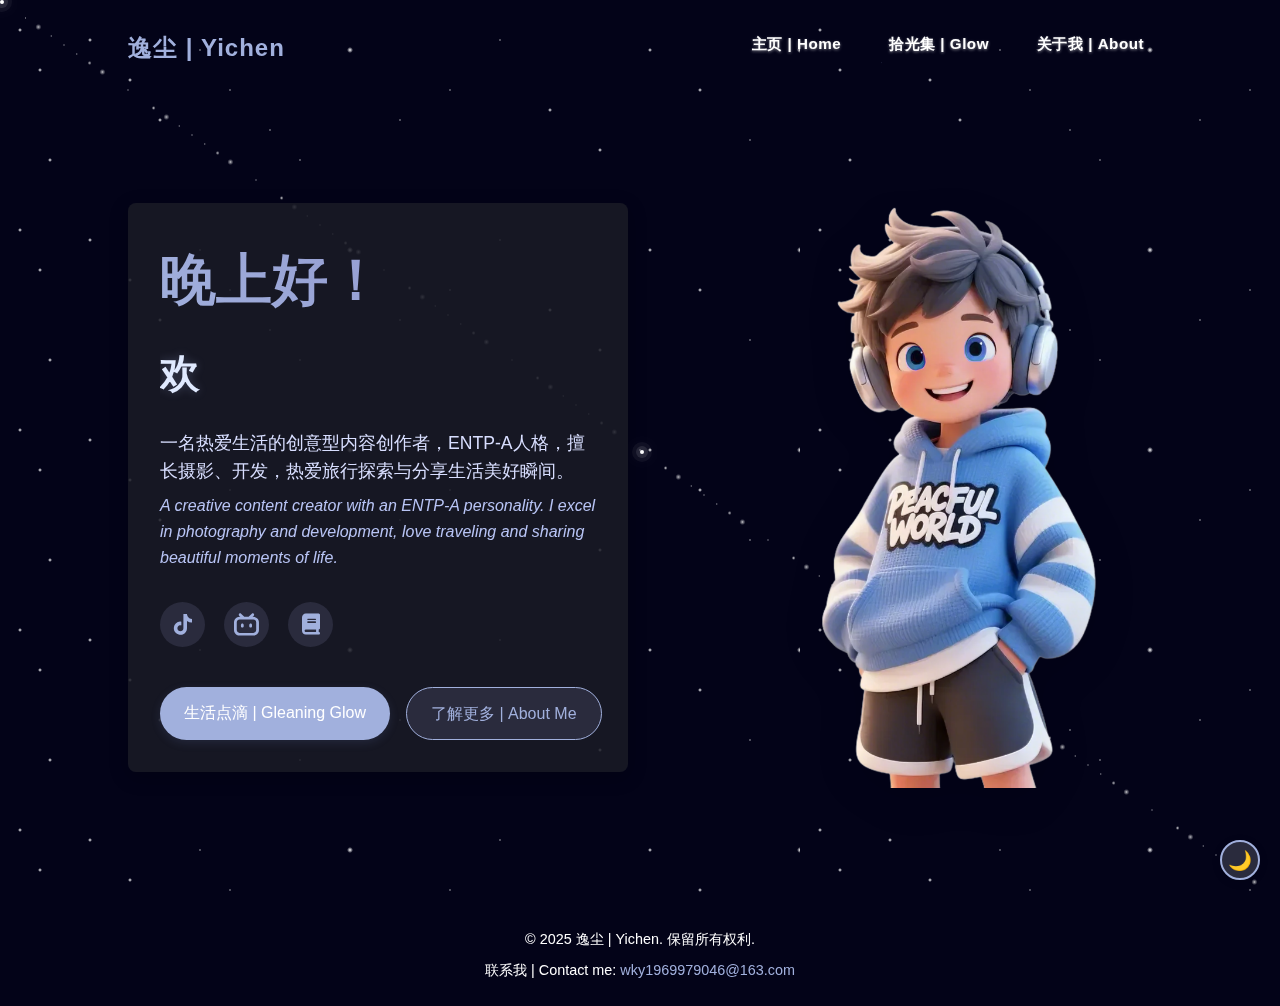
<file: index.html>
<!DOCTYPE html>
<html lang="zh" data-theme="light">
<head>
    <meta charset="UTF-8">
    <meta name="viewport" content="width=device-width, initial-scale=1.0">
    <title>逸尘 | Yichen</title>
    <link rel="stylesheet" href="styles.css">
    <link rel="stylesheet" href="https://cdnjs.cloudflare.com/ajax/libs/font-awesome/6.4.2/css/all.min.css">
</head>
<body>
    <!-- 粒子动画背景 -->
    <canvas id="particleCanvas"></canvas>
    
    <!-- 简单的星空背景 -->
    <div class="stars-bg"></div>
    <!-- 流星效果 -->
    <div class="shooting-star"></div>
    
    <header>
        <div class="logo">
            <a href="index.html">逸尘 | Yichen</a>
        </div>
        
        <nav>
            <ul>
                <li><a href="index.html">主页 | Home</a></li>
                <li><a href="photos.html">拾光集 | Glow</a></li>
                <li><a href="about.html">关于我 | About</a></li>
            </ul>
        </nav>
    </header>

    <main>
        <section class="hero">
            <div class="hero-content">
                <h1>早上好！</h1>
                <h2 id="typing-text">欢迎来到逸尘的小世界</h2>
                <p class="tagline">一名热爱生活的创意型内容创作者，ENTP-A人格，擅长摄影、开发，热爱旅行探索与分享生活美好瞬间。</p>
                <p class="tagline-en">A creative content creator with an ENTP-A personality. I excel in photography and development, love traveling and sharing beautiful moments of life.</p>
                <div class="social-links">
                    <a href="https://www.douyin.com/user/MS4wLjABAAAA9YxEwbZ3EkGqj3VCfNgbwU_S18qH1bL27tCLLVmfKho" target="_blank" class="social-icon" aria-label="抖音">
                        <i class="fab fa-tiktok"></i>
                    </a>
                    <a href="https://space.bilibili.com/434253462" target="_blank" class="social-icon" aria-label="哔哩哔哩">
                        <svg viewBox="0 0 24 24" width="1.2em" height="1.2em" fill="currentColor">
                            <path d="M17.813 4.653h.854c1.51.054 2.769.578 3.773 1.574 1.004.995 1.524 2.249 1.56 3.76v7.36c-.036 1.51-.556 2.769-1.56 3.773s-2.262 1.524-3.773 1.56H5.333c-1.51-.036-2.769-.556-3.773-1.56S.036 18.858 0 17.347v-7.36c.036-1.511.556-2.765 1.56-3.76 1.004-.996 2.262-1.52 3.773-1.574h.774l-1.174-1.12a1.234 1.234 0 0 1-.373-.906c0-.356.124-.658.373-.907l.027-.027c.267-.249.573-.373.92-.373.347 0 .653.124.92.373L9.653 4.44c.071.071.134.142.187.213h4.267a.836.836 0 0 1 .16-.213l2.853-2.747c.267-.249.573-.373.92-.373.347 0 .662.151.929.4.267.249.391.551.391.907 0 .355-.124.657-.373.906L17.813 4.653zM5.333 7.24c-.746.018-1.373.276-1.88.773-.506.498-.769 1.13-.786 1.894v7.52c.017.764.28 1.395.786 1.893.507.498 1.134.756 1.88.773h13.334c.746-.017 1.373-.275 1.88-.773.506-.498.769-1.129.786-1.893v-7.52c-.017-.765-.28-1.396-.786-1.894-.507-.497-1.134-.755-1.88-.773H5.333zM8 11.107c.373 0 .684.124.933.373.25.249.383.569.4.96v1.173c-.017.391-.15.711-.4.96-.249.25-.56.374-.933.374s-.684-.125-.933-.374c-.25-.249-.383-.569-.4-.96V12.44c.017-.391.15-.711.4-.96.249-.249.56-.373.933-.373zm8 0c.373 0 .684.124.933.373.25.249.383.569.4.96v1.173c-.017.391-.15.711-.4.96-.249.25-.56.374-.933.374s-.684-.125-.933-.374c-.25-.249-.383-.569-.4-.96V12.44c.017-.391.15-.711.4-.96.249-.249.56-.373.933-.373z" />
                        </svg>
                    </a>
                    <a href="https://www.xiaohongshu.com/user/profile/624293a2000000001000d025" target="_blank" class="social-icon" aria-label="小红书">
                        <i class="fas fa-book"></i>
                    </a>

                </div>
                <div class="cta-buttons">
                    <a href="photos.html" class="cta-btn primary-btn">生活点滴 | Gleaning Glow</a>
                    <a href="about.html" class="cta-btn secondary-btn">了解更多 | About Me</a>
                </div>
            </div>
            <div class="main-image">
                <img src="image\IP形象.png" alt="逸尘的IP形象" class="character-image">
            </div>
        </section>
    </main>

    <footer>
        <div class="footer-content">
            <p>&copy; 2025 逸尘 | Yichen. 保留所有权利.</p>
            <p>联系我 | Contact me: <a href="mailto:wky1969979046@163.com">wky1969979046@163.com</a></p>
        </div>
    </footer>

    <script src="script.js"></script>
    <script src="particles.js"></script>
</body>
</html>
</file>
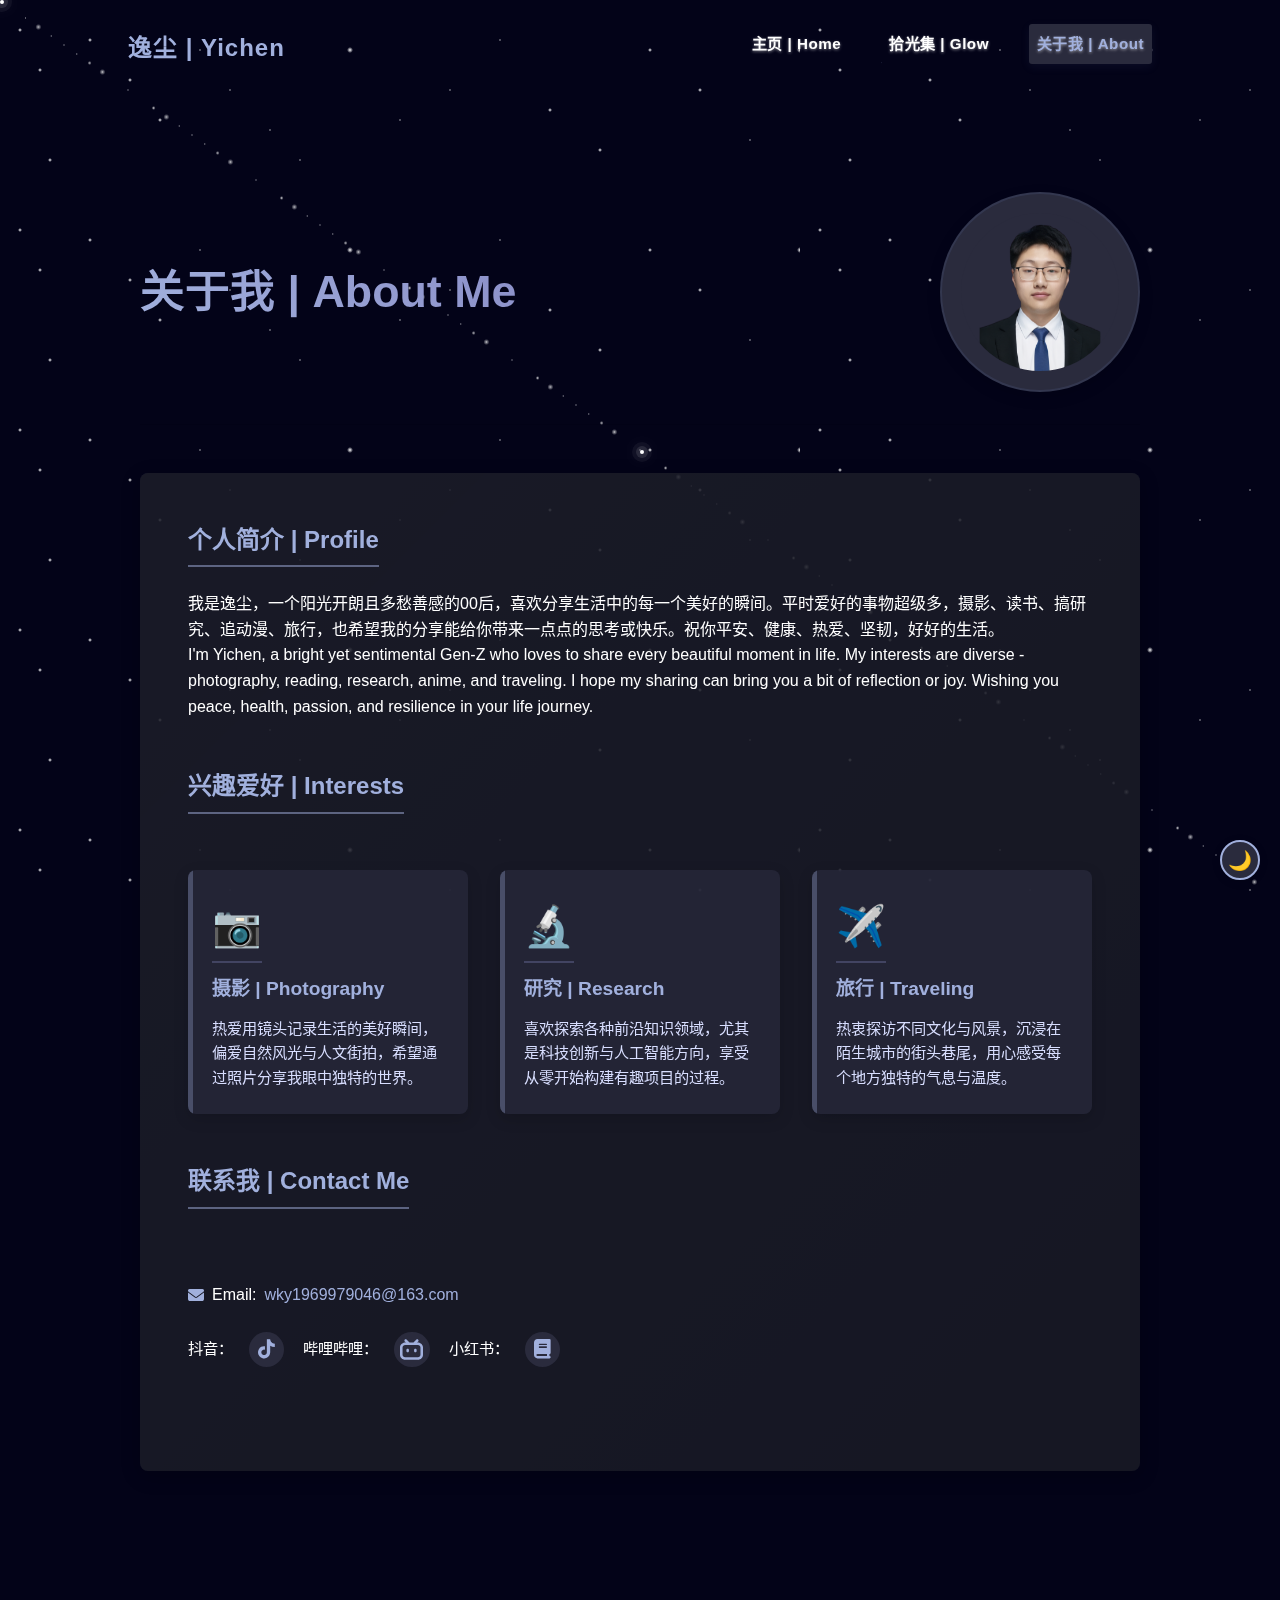
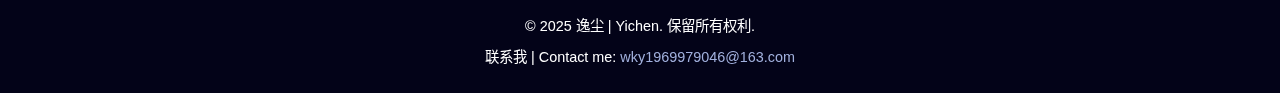
<file: about.html>
<!DOCTYPE html>
<html lang="zh-CN" data-theme="light">
<head>
    <meta charset="UTF-8">
    <meta name="viewport" content="width=device-width, initial-scale=1.0">
    <title>关于我 | About Me - 逸尘</title>
    <link rel="stylesheet" href="styles.css">
    <link rel="stylesheet" href="https://cdnjs.cloudflare.com/ajax/libs/font-awesome/6.4.2/css/all.min.css">
</head>
<body>
    <!-- 粒子动画背景 -->
    <canvas id="particleCanvas"></canvas>
    
    <!-- 简单的星空背景 -->
    <div class="stars-bg"></div>
    <!-- 流星效果 -->
    <div class="shooting-star"></div>
    
    <header>
        <div class="logo">
            <a href="index.html">逸尘 | Yichen</a>
        </div>
        
        <nav>
            <ul>
                <li><a href="index.html">主页 | Home</a></li>
                <li><a href="photos.html">拾光集 | Glow</a></li>
                <li><a href="about.html">关于我 | About</a></li>
            </ul>
        </nav>
    </header>

    <main>
        <section class="about-page">
            <div class="about-header">
                <h1>关于我 | About Me</h1>
                <div class="about-image">
                    <img src="image\图片1.png" alt="逸尘的头像" class="about-avatar">
                </div>
            </div>

            <div class="about-content-expanded">
                <div class="about-section">
                    <h2>个人简介 | Profile</h2>
                    <p>我是逸尘，一个阳光开朗且多愁善感的00后，喜欢分享生活中的每一个美好的瞬间。平时爱好的事物超级多，摄影、读书、搞研究、追动漫、旅行，也希望我的分享能给你带来一点点的思考或快乐。祝你平安、健康、热爱、坚韧，好好的生活。</p>
                    <p>I'm Yichen, a bright yet sentimental Gen-Z who loves to share every beautiful moment in life. My interests are diverse - photography, reading, research, anime, and traveling. I hope my sharing can bring you a bit of reflection or joy. Wishing you peace, health, passion, and resilience in your life journey.</p>
                </div>

                <div class="about-section">
                    <h2>兴趣爱好 | Interests</h2>
                    <div class="interests-grid">
                        <div class="interest-item">
                            <div class="interest-icon">📷</div>
                            <h3>摄影 | Photography</h3>
                            <p>热爱用镜头记录生活的美好瞬间，偏爱自然风光与人文街拍，希望通过照片分享我眼中独特的世界。</p>
                        </div>
                        <div class="interest-item">
                            <div class="interest-icon">🔬</div>
                            <h3>研究 | Research</h3>
                            <p>喜欢探索各种前沿知识领域，尤其是科技创新与人工智能方向，享受从零开始构建有趣项目的过程。</p>
                        </div>
                        <div class="interest-item">
                            <div class="interest-icon">✈️</div>
                            <h3>旅行 | Traveling</h3>
                            <p>热衷探访不同文化与风景，沉浸在陌生城市的街头巷尾，用心感受每个地方独特的气息与温度。</p>
                        </div>
                    </div>
                </div>

                <div class="about-section">
                    <h2>联系我 | Contact Me</h2>
                    <p>如果你对我的内容感兴趣，或者想要合作，欢迎通过以下方式联系我：</p>
                    <div class="contact-info">
                        <p><i class="fas fa-envelope"></i> Email: <a href="mailto:wky1969979046@163.com">wky1969979046@163.com</a></p>
                        <div class="social-links about-social">
                            <p>抖音：
                                <span>
                                    <a href="https://www.douyin.com/user/MS4wLjABAAAA9YxEwbZ3EkGqj3VCfNgbwU_S18qH1bL27tCLLVmfKho" target="_blank" class="social-icon" aria-label="抖音">
                                        <i class="fab fa-tiktok"></i>
                                    </a>
                                </span>
                            </p>
                            <p>哔哩哔哩：
                                <span>
                                    <a href="https://space.bilibili.com/434253462" target="_blank" class="social-icon" aria-label="哔哩哔哩">
                                        <svg viewBox="0 0 24 24" width="1.2em" height="1.2em" fill="currentColor">
                                            <path d="M17.813 4.653h.854c1.51.054 2.769.578 3.773 1.574 1.004.995 1.524 2.249 1.56 3.76v7.36c-.036 1.51-.556 2.769-1.56 3.773s-2.262 1.524-3.773 1.56H5.333c-1.51-.036-2.769-.556-3.773-1.56S.036 18.858 0 17.347v-7.36c.036-1.511.556-2.765 1.56-3.76 1.004-.996 2.262-1.52 3.773-1.574h.774l-1.174-1.12a1.234 1.234 0 0 1-.373-.906c0-.356.124-.658.373-.907l.027-.027c.267-.249.573-.373.92-.373.347 0 .653.124.92.373L9.653 4.44c.071.071.134.142.187.213h4.267a.836.836 0 0 1 .16-.213l2.853-2.747c.267-.249.573-.373.92-.373.347 0 .662.151.929.4.267.249.391.551.391.907 0 .355-.124.657-.373.906L17.813 4.653zM5.333 7.24c-.746.018-1.373.276-1.88.773-.506.498-.769 1.13-.786 1.894v7.52c.017.764.28 1.395.786 1.893.507.498 1.134.756 1.88.773h13.334c.746-.017 1.373-.275 1.88-.773.506-.498.769-1.129.786-1.893v-7.52c-.017-.765-.28-1.396-.786-1.894-.507-.497-1.134-.755-1.88-.773H5.333zM8 11.107c.373 0 .684.124.933.373.25.249.383.569.4.96v1.173c-.017.391-.15.711-.4.96-.249.25-.56.374-.933.374s-.684-.125-.933-.374c-.25-.249-.383-.569-.4-.96V12.44c.017-.391.15-.711.4-.96.249-.249.56-.373.933-.373zm8 0c.373 0 .684.124.933.373.25.249.383.569.4.96v1.173c-.017.391-.15.711-.4.96-.249.25-.56.374-.933.374s-.684-.125-.933-.374c-.25-.249-.383-.569-.4-.96V12.44c.017-.391.15-.711.4-.96.249-.249.56-.373.933-.373z" />
                                        </svg>
                                    </a>
                                </span>
                            </p>
                            <p>小红书：
                                <span>
                                    <a href="https://www.xiaohongshu.com/user/profile/624293a2000000001000d025" target="_blank" class="social-icon" aria-label="小红书">
                                        <i class="fas fa-book"></i>
                                    </a>
                                </span>
                            </p>
                        </div>
                    </div>
                </div>
            </div>
        </section>
    </main>

    <footer>
        <div class="footer-content">
            <p>&copy; 2025 逸尘 | Yichen. 保留所有权利.</p>
            <p>联系我 | Contact me: <a href="mailto:wky1969979046@163.com">wky1969979046@163.com</a></p>
        </div>
    </footer>

    <script src="script.js"></script>
    <script src="particles.js"></script>
</body>
</html>
</file>
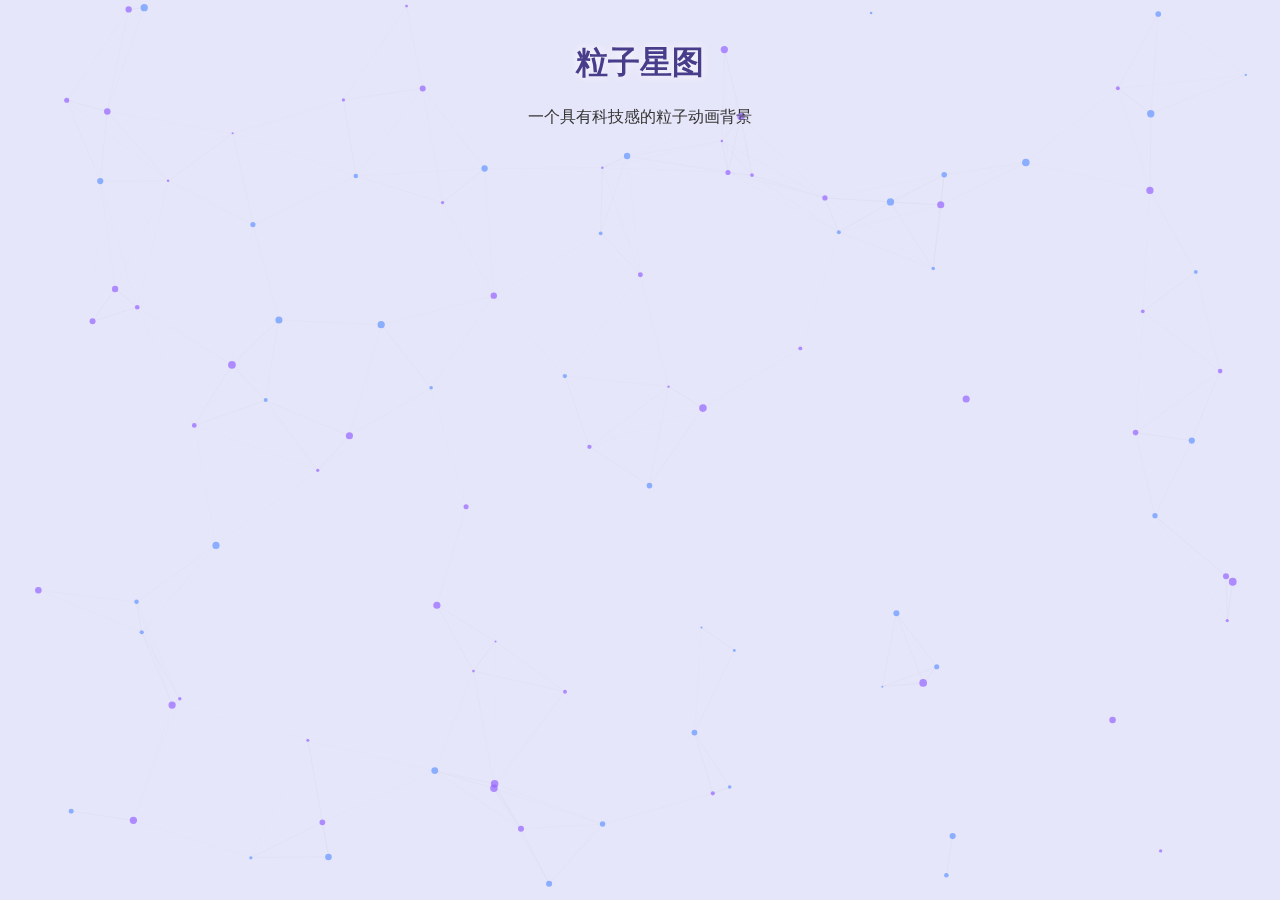
<file: 粒子星图.html>
<!DOCTYPE html>
<html lang="zh">
<head>
    <meta charset="UTF-8">
    <meta name="viewport" content="width=device-width, initial-scale=1.0">
    <title>粒子星图</title>
    <style>
        body {
            margin: 0;
            padding: 0;
            overflow: hidden;
            background-color: #e6e6fa; /* 淡紫色背景 */
            font-family: Arial, sans-serif;
        }
        canvas {
            position: fixed;
            top: 0;
            left: 0;
            z-index: -1;
        }
        .content {
            position: relative;
            color: #333;
            text-align: center;
            padding: 20px;
            z-index: 1;
        }
        h1 {
            color: #483d8b;
            text-shadow: 0 0 10px rgba(255, 255, 255, 0.8);
        }
    </style>
</head>
<body>
    <canvas id="particleCanvas"></canvas>
    <div class="content">
        <h1>粒子星图</h1>
        <p>一个具有科技感的粒子动画背景</p>
    </div>

    <script>
        const canvas = document.getElementById('particleCanvas');
        const ctx = canvas.getContext('2d');
        
        // 设置画布大小
        canvas.width = window.innerWidth;
        canvas.height = window.innerHeight;
        
        // 调整窗口大小时重置画布
        window.addEventListener('resize', function() {
            canvas.width = window.innerWidth;
            canvas.height = window.innerHeight;
        });
        
        // 粒子配置
        const particleCount = 100;
        const particles = [];
        const connectionDistance = 150;
        let colorSwitchTimer = 0;
        let pulseTimer = 0;
        
        // 粒子类
        class Particle {
            constructor() {
                this.x = Math.random() * canvas.width;
                this.y = Math.random() * canvas.height;
                this.size = Math.random() * 3 + 1;
                this.speedX = (Math.random() - 0.5) * 0.5;
                this.speedY = (Math.random() - 0.5) * 0.5;
                this.colorMode = Math.random() > 0.5 ? 'blue' : 'purple';
                this.colorBlue = "rgba(100, 150, 255, 0.7)";
                this.colorPurple = "rgba(150, 100, 255, 0.7)";
            }
            
            update() {
                // 使用缓动轨迹移动
                this.x += this.speedX;
                this.y += this.speedY;
                
                // 边界检测
                if (this.x > canvas.width || this.x < 0) {
                    this.speedX = -this.speedX;
                }
                if (this.y > canvas.height || this.y < 0) {
                    this.speedY = -this.speedY;
                }
            }
            
            draw() {
                ctx.beginPath();
                ctx.arc(this.x, this.y, this.size, 0, Math.PI * 2);
                ctx.fillStyle = this.colorMode === 'blue' ? this.colorBlue : this.colorPurple;
                ctx.fill();
            }
            
            switchColor() {
                this.colorMode = this.colorMode === 'blue' ? 'purple' : 'blue';
            }
        }
        
        // 初始化粒子
        function initParticles() {
            for (let i = 0; i < particleCount; i++) {
                particles.push(new Particle());
            }
        }
        
        // 连接粒子
        function connectParticles() {
            for (let i = 0; i < particles.length; i++) {
                for (let j = i; j < particles.length; j++) {
                    const dx = particles[i].x - particles[j].x;
                    const dy = particles[i].y - particles[j].y;
                    const distance = Math.sqrt(dx * dx + dy * dy);
                    
                    if (distance < connectionDistance) {
                        // 计算透明度，随距离衰减
                        const opacity = 1 - (distance / connectionDistance);
                        // 添加脉冲效果
                        const pulseOpacity = opacity * (0.6 + 0.4 * Math.sin(pulseTimer * Math.PI * 4));
                        
                        ctx.strokeStyle = `rgba(200, 200, 220, ${pulseOpacity})`;
                        ctx.lineWidth = 0.5;
                        ctx.beginPath();
                        ctx.moveTo(particles[i].x, particles[i].y);
                        ctx.lineTo(particles[j].x, particles[j].y);
                        ctx.stroke();
                    }
                }
            }
        }
        
        // 动画循环
        function animate() {
            ctx.clearRect(0, 0, canvas.width, canvas.height);
            
            // 更新定时器
            colorSwitchTimer += 1/60; // 假设60fps
            pulseTimer += 1/60;
            
            // 每2秒切换粒子颜色
            if (colorSwitchTimer >= 2) {
                particles.forEach(particle => particle.switchColor());
                colorSwitchTimer = 0;
            }
            
            // 重置脉冲定时器
            if (pulseTimer >= 0.5) {
                pulseTimer = 0;
            }
            
            // 更新和绘制粒子
            connectParticles();
            particles.forEach(particle => {
                particle.update();
                particle.draw();
            });
            
            requestAnimationFrame(animate);
        }
        
        // 初始化并开始动画
        initParticles();
        animate();
    </script>
</body>
</html>
</file>
<file: styles.css>
/* 全局样式 */:root {    /* 日间模式变量 */    --primary-color: #5b6b9a;    --secondary-color: #484e73;    --text-color: #333;    --background-color: #f0f2fc;    --accent-color: #e6e9f7;    --highlight-color: #9c9fd3;    --transition-speed: 0.3s;
}

/* 夜间模式变量 */
[data-theme="dark"] {    --primary-color: #a1b0dd;    --secondary-color: #8890b7;    --text-color: #ffffff;    --background-color: #030318;    --accent-color: #2a2b3d;    --highlight-color: #8c90c9;
}

* {    margin: 0;    padding: 0;    box-sizing: border-box;}body {    font-family: 'Helvetica Neue', 'Arial', sans-serif;    line-height: 1.6;    color: var(--text-color);    background-color: var(--background-color);    position: relative;    overflow-x: hidden;    transition: background-color 0.5s ease;}/* 粒子背景画布 */#particleCanvas {    position: fixed;    top: 0;    left: 0;    width: 100%;    height: 100%;    z-index: -2;    pointer-events: none;}

/* 日间模式背景 */body::before {    content: '';    position: fixed;    top: 0;    left: 0;    width: 100%;    height: 100%;    background:         radial-gradient(circle at 10% 20%, rgba(145, 167, 216, 0.1) 0%, transparent 40%),        radial-gradient(circle at 90% 80%, rgba(156, 159, 211, 0.1) 0%, transparent 40%),        radial-gradient(circle at 50% 50%, rgba(175, 127, 214, 0.05) 0%, transparent 70%);    z-index: -1;    animation: gradientMove 20s ease infinite alternate;    opacity: 1;    transition: opacity 0.5s ease;}

/* 夜间模式星空背景 */[data-theme="dark"] body::before {    opacity: 0;}

[data-theme="dark"] body::after {
    content: '';
    position: fixed;
    top: 0;
    left: 0;
    width: 100%;
    height: 100%;
    background-image: 
        /* 小星星 */
        radial-gradient(1px 1px at 5% 5%, white, rgba(0,0,0,0)),
        radial-gradient(1px 1px at 10% 10%, white, rgba(0,0,0,0)),
        radial-gradient(1px 1px at 15% 15%, white, rgba(0,0,0,0)),
        radial-gradient(1px 1px at 20% 20%, white, rgba(0,0,0,0)),
        radial-gradient(1px 1px at 25% 25%, white, rgba(0,0,0,0)),
        radial-gradient(1px 1px at 30% 30%, white, rgba(0,0,0,0)),
        radial-gradient(1px 1px at 35% 35%, white, rgba(0,0,0,0)),
        radial-gradient(1px 1px at 40% 40%, white, rgba(0,0,0,0)),
        radial-gradient(1px 1px at 45% 45%, white, rgba(0,0,0,0)),
        radial-gradient(1px 1px at 50% 50%, white, rgba(0,0,0,0)),
        radial-gradient(1px 1px at 55% 55%, white, rgba(0,0,0,0)),
        radial-gradient(1px 1px at 60% 60%, white, rgba(0,0,0,0)),
        radial-gradient(1px 1px at 65% 65%, white, rgba(0,0,0,0)),
        radial-gradient(1px 1px at 70% 70%, white, rgba(0,0,0,0)),
        radial-gradient(1px 1px at 75% 75%, white, rgba(0,0,0,0)),
        radial-gradient(1px 1px at 80% 80%, white, rgba(0,0,0,0)),
        radial-gradient(1px 1px at 85% 85%, white, rgba(0,0,0,0)),
        radial-gradient(1px 1px at 90% 90%, white, rgba(0,0,0,0)),
        radial-gradient(1px 1px at 95% 95%, white, rgba(0,0,0,0)),
        /* 中等星星 */
        radial-gradient(2px 2px at 7% 7%, white, rgba(0,0,0,0)),
        radial-gradient(2px 2px at 12% 12%, white, rgba(0,0,0,0)),
        radial-gradient(2px 2px at 17% 17%, white, rgba(0,0,0,0)),
        radial-gradient(2px 2px at 22% 22%, white, rgba(0,0,0,0)),
        radial-gradient(2px 2px at 27% 27%, white, rgba(0,0,0,0)),
        radial-gradient(2px 2px at 32% 32%, white, rgba(0,0,0,0)),
        radial-gradient(2px 2px at 37% 37%, white, rgba(0,0,0,0)),
        radial-gradient(2px 2px at 42% 42%, white, rgba(0,0,0,0)),
        radial-gradient(2px 2px at 47% 47%, white, rgba(0,0,0,0)),
        radial-gradient(2px 2px at 52% 52%, white, rgba(0,0,0,0)),
        radial-gradient(2px 2px at 57% 57%, white, rgba(0,0,0,0)),
        radial-gradient(2px 2px at 62% 62%, white, rgba(0,0,0,0)),
        radial-gradient(2px 2px at 67% 67%, white, rgba(0,0,0,0)),
        radial-gradient(2px 2px at 72% 72%, white, rgba(0,0,0,0)),
        radial-gradient(2px 2px at 77% 77%, white, rgba(0,0,0,0)),
        radial-gradient(2px 2px at 82% 82%, white, rgba(0,0,0,0)),
        radial-gradient(2px 2px at 87% 87%, white, rgba(0,0,0,0)),
        radial-gradient(2px 2px at 92% 92%, white, rgba(0,0,0,0)),
        radial-gradient(2px 2px at 97% 97%, white, rgba(0,0,0,0)),
        /* 大星星 */
        radial-gradient(3px 3px at 3% 3%, white, rgba(0,0,0,0)),
        radial-gradient(3px 3px at 8% 8%, white, rgba(0,0,0,0)),
        radial-gradient(3px 3px at 13% 13%, white, rgba(0,0,0,0)),
        radial-gradient(3px 3px at 18% 18%, white, rgba(0,0,0,0)),
        radial-gradient(3px 3px at 23% 23%, white, rgba(0,0,0,0)),
        radial-gradient(3px 3px at 28% 28%, white, rgba(0,0,0,0)),
        radial-gradient(3px 3px at 33% 33%, white, rgba(0,0,0,0)),
        radial-gradient(3px 3px at 38% 38%, white, rgba(0,0,0,0)),
        radial-gradient(3px 3px at 43% 43%, white, rgba(0,0,0,0)),
        radial-gradient(3px 3px at 48% 48%, white, rgba(0,0,0,0)),
        radial-gradient(3px 3px at 53% 53%, white, rgba(0,0,0,0)),
        radial-gradient(3px 3px at 58% 58%, white, rgba(0,0,0,0)),
        radial-gradient(3px 3px at 63% 63%, white, rgba(0,0,0,0)),
        radial-gradient(3px 3px at 68% 68%, white, rgba(0,0,0,0)),
        radial-gradient(3px 3px at 73% 73%, white, rgba(0,0,0,0)),
        radial-gradient(3px 3px at 78% 78%, white, rgba(0,0,0,0)),
        radial-gradient(3px 3px at 83% 83%, white, rgba(0,0,0,0)),
        radial-gradient(3px 3px at 88% 88%, white, rgba(0,0,0,0)),
        radial-gradient(3px 3px at 93% 93%, white, rgba(0,0,0,0)),
        radial-gradient(3px 3px at 98% 98%, white, rgba(0,0,0,0)),
        /* 额外的小星星 */
        radial-gradient(1px 1px at 2% 2%, white, rgba(0,0,0,0)),
        radial-gradient(1px 1px at 4% 4%, white, rgba(0,0,0,0)),
        radial-gradient(1px 1px at 6% 6%, white, rgba(0,0,0,0)),
        radial-gradient(1px 1px at 8% 8%, white, rgba(0,0,0,0)),
        radial-gradient(1px 1px at 12% 12%, white, rgba(0,0,0,0)),
        radial-gradient(1px 1px at 14% 14%, white, rgba(0,0,0,0)),
        radial-gradient(1px 1px at 16% 16%, white, rgba(0,0,0,0)),
        radial-gradient(1px 1px at 18% 18%, white, rgba(0,0,0,0)),
        radial-gradient(1px 1px at 22% 22%, white, rgba(0,0,0,0)),
        radial-gradient(1px 1px at 24% 24%, white, rgba(0,0,0,0)),
        radial-gradient(1px 1px at 26% 26%, white, rgba(0,0,0,0)),
        radial-gradient(1px 1px at 28% 28%, white, rgba(0,0,0,0)),
        radial-gradient(1px 1px at 32% 32%, white, rgba(0,0,0,0)),
        radial-gradient(1px 1px at 34% 34%, white, rgba(0,0,0,0)),
        radial-gradient(1px 1px at 36% 36%, white, rgba(0,0,0,0)),
        radial-gradient(1px 1px at 38% 38%, white, rgba(0,0,0,0)),
        radial-gradient(1px 1px at 42% 42%, white, rgba(0,0,0,0)),
        radial-gradient(1px 1px at 44% 44%, white, rgba(0,0,0,0)),
        radial-gradient(1px 1px at 46% 46%, white, rgba(0,0,0,0)),
        radial-gradient(1px 1px at 48% 48%, white, rgba(0,0,0,0)),
        radial-gradient(1px 1px at 52% 52%, white, rgba(0,0,0,0)),
        radial-gradient(1px 1px at 54% 54%, white, rgba(0,0,0,0)),
        radial-gradient(1px 1px at 56% 56%, white, rgba(0,0,0,0)),
        radial-gradient(1px 1px at 58% 58%, white, rgba(0,0,0,0)),
        radial-gradient(1px 1px at 62% 62%, white, rgba(0,0,0,0)),
        radial-gradient(1px 1px at 64% 64%, white, rgba(0,0,0,0)),
        radial-gradient(1px 1px at 66% 66%, white, rgba(0,0,0,0)),
        radial-gradient(1px 1px at 68% 68%, white, rgba(0,0,0,0)),
        radial-gradient(1px 1px at 72% 72%, white, rgba(0,0,0,0)),
        radial-gradient(1px 1px at 74% 74%, white, rgba(0,0,0,0)),
        radial-gradient(1px 1px at 76% 76%, white, rgba(0,0,0,0)),
        radial-gradient(1px 1px at 78% 78%, white, rgba(0,0,0,0)),
        radial-gradient(1px 1px at 82% 82%, white, rgba(0,0,0,0)),
        radial-gradient(1px 1px at 84% 84%, white, rgba(0,0,0,0)),
        radial-gradient(1px 1px at 86% 86%, white, rgba(0,0,0,0)),
        radial-gradient(1px 1px at 88% 88%, white, rgba(0,0,0,0)),
        radial-gradient(1px 1px at 92% 92%, white, rgba(0,0,0,0)),
        radial-gradient(1px 1px at 94% 94%, white, rgba(0,0,0,0)),
        radial-gradient(1px 1px at 96% 96%, white, rgba(0,0,0,0)),
        radial-gradient(1px 1px at 98% 98%, white, rgba(0,0,0,0));
    background-size: 100% 100%;
    z-index: -1;
    animation: twinkle 8s ease-in-out infinite alternate;
    opacity: 0.7;
}

/* 使用伪元素创建更多随机分布的星星 */
[data-theme="dark"] .stars-container {
    position: fixed;
    top: 0;
    left: 0;
    width: 100%;
    height: 100%;
    z-index: -1;
    pointer-events: none;
    overflow: hidden;
}

[data-theme="dark"] .stars-container::before,
[data-theme="dark"] .stars-container::after {
    content: '';
    position: absolute;
    top: 0;
    left: 0;
    width: 100%;
    height: 100%;
    background-image: 
        radial-gradient(1px 1px at 15% 25%, white, rgba(0,0,0,0)),
        radial-gradient(1px 1px at 25% 35%, white, rgba(0,0,0,0)),
        radial-gradient(1px 1px at 35% 45%, white, rgba(0,0,0,0)),
        radial-gradient(1px 1px at 45% 55%, white, rgba(0,0,0,0)),
        radial-gradient(1px 1px at 55% 65%, white, rgba(0,0,0,0)),
        radial-gradient(1px 1px at 65% 75%, white, rgba(0,0,0,0)),
        radial-gradient(1px 1px at 75% 85%, white, rgba(0,0,0,0)),
        radial-gradient(1px 1px at 85% 95%, white, rgba(0,0,0,0)),
        radial-gradient(2px 2px at 10% 30%, white, rgba(0,0,0,0)),
        radial-gradient(2px 2px at 20% 40%, white, rgba(0,0,0,0)),
        radial-gradient(2px 2px at 30% 50%, white, rgba(0,0,0,0)),
        radial-gradient(2px 2px at 40% 60%, white, rgba(0,0,0,0)),
        radial-gradient(2px 2px at 50% 70%, white, rgba(0,0,0,0)),
        radial-gradient(2px 2px at 60% 80%, white, rgba(0,0,0,0)),
        radial-gradient(2px 2px at 70% 90%, white, rgba(0,0,0,0)),
        radial-gradient(2px 2px at 80% 100%, white, rgba(0,0,0,0)),
        radial-gradient(3px 3px at 5% 15%, white, rgba(0,0,0,0)),
        radial-gradient(3px 3px at 15% 25%, white, rgba(0,0,0,0)),
        radial-gradient(3px 3px at 25% 35%, white, rgba(0,0,0,0)),
        radial-gradient(3px 3px at 35% 45%, white, rgba(0,0,0,0)),
        radial-gradient(3px 3px at 45% 55%, white, rgba(0,0,0,0)),
        radial-gradient(3px 3px at 55% 65%, white, rgba(0,0,0,0)),
        radial-gradient(3px 3px at 65% 75%, white, rgba(0,0,0,0)),
        radial-gradient(3px 3px at 75% 85%, white, rgba(0,0,0,0)),
        radial-gradient(3px 3px at 85% 95%, white, rgba(0,0,0,0));
    background-size: 100% 100%;
    animation: twinkle 8s ease-in-out infinite alternate;
    opacity: 0.7;
}

[data-theme="dark"] .stars-container::after {
    background-image: 
        radial-gradient(1px 1px at 5% 5%, white, rgba(0,0,0,0)),
        radial-gradient(1px 1px at 15% 15%, white, rgba(0,0,0,0)),
        radial-gradient(1px 1px at 25% 25%, white, rgba(0,0,0,0)),
        radial-gradient(1px 1px at 35% 35%, white, rgba(0,0,0,0)),
        radial-gradient(1px 1px at 45% 45%, white, rgba(0,0,0,0)),
        radial-gradient(1px 1px at 55% 55%, white, rgba(0,0,0,0)),
        radial-gradient(1px 1px at 65% 65%, white, rgba(0,0,0,0)),
        radial-gradient(1px 1px at 75% 75%, white, rgba(0,0,0,0)),
        radial-gradient(1px 1px at 85% 85%, white, rgba(0,0,0,0)),
        radial-gradient(1px 1px at 95% 95%, white, rgba(0,0,0,0)),
        radial-gradient(2px 2px at 10% 10%, white, rgba(0,0,0,0)),
        radial-gradient(2px 2px at 20% 20%, white, rgba(0,0,0,0)),
        radial-gradient(2px 2px at 30% 30%, white, rgba(0,0,0,0)),
        radial-gradient(2px 2px at 40% 40%, white, rgba(0,0,0,0)),
        radial-gradient(2px 2px at 50% 50%, white, rgba(0,0,0,0)),
        radial-gradient(2px 2px at 60% 60%, white, rgba(0,0,0,0)),
        radial-gradient(2px 2px at 70% 70%, white, rgba(0,0,0,0)),
        radial-gradient(2px 2px at 80% 80%, white, rgba(0,0,0,0)),
        radial-gradient(2px 2px at 90% 90%, white, rgba(0,0,0,0)),
        radial-gradient(3px 3px at 5% 5%, white, rgba(0,0,0,0)),
        radial-gradient(3px 3px at 15% 15%, white, rgba(0,0,0,0)),
        radial-gradient(3px 3px at 25% 25%, white, rgba(0,0,0,0)),
        radial-gradient(3px 3px at 35% 35%, white, rgba(0,0,0,0)),
        radial-gradient(3px 3px at 45% 45%, white, rgba(0,0,0,0)),
        radial-gradient(3px 3px at 55% 55%, white, rgba(0,0,0,0)),
        radial-gradient(3px 3px at 65% 65%, white, rgba(0,0,0,0)),
        radial-gradient(3px 3px at 75% 75%, white, rgba(0,0,0,0)),
        radial-gradient(3px 3px at 85% 85%, white, rgba(0,0,0,0)),
        radial-gradient(3px 3px at 95% 95%, white, rgba(0,0,0,0));
    animation-delay: 4s;
}

/* 使用JavaScript动态生成的星星 */
[data-theme="dark"] .dynamic-stars {
    position: fixed;
    top: 0;
    left: 0;
    width: 100%;
    height: 100%;
    z-index: -1;
    pointer-events: none;
    overflow: hidden;
}

[data-theme="dark"] .star {
    position: absolute;
    background-color: white;
    border-radius: 50%;
    animation: twinkle 4s ease-in-out infinite alternate;
}

@keyframes twinkle {
    0%, 100% {
        opacity: 0;
        transform: scale(1);
    }
    50% {
        opacity: 1;
        transform: scale(1.5);
    }
}

a {
    text-decoration: none;
    color: var(--primary-color);
    transition: color var(--transition-speed) ease;
}

a:hover {
    color: var(--secondary-color);
}

/* 头部样式 */
header {    
    display: flex;    
    justify-content: space-between;    
    align-items: center;    
    padding: 1.5rem 10%;    
    background-color: transparent;    
    backdrop-filter: none;    
    box-shadow: none;    
    position: relative;    
    width: 100%;    
    z-index: 100;
}

.logo a {
    font-size: 1.5rem;
    font-weight: 600;
    color: var(--primary-color);
    transition: transform var(--transition-speed) ease;
    letter-spacing: 1px;
}

.logo a:hover {
    transform: scale(1.05);
}

nav ul {
    display: flex;
    list-style: none;
}

nav ul li {
    margin-left: 2rem;
    position: relative;
}

nav ul li a {
    color: var(--text-color);
    font-weight: 600;
    padding: 0.5rem;
    border-radius: 3px;
    transition: all var(--transition-speed) ease;
    font-size: 0.95rem;
    letter-spacing: 0.5px;
    position: relative;
    overflow: hidden;
    display: inline-block;
    text-shadow: 0 1px 3px rgba(255, 255, 255, 0.5);
}

nav ul li a::before {
    content: '';
    position: absolute;
    bottom: 0;
    left: 0;
    width: 100%;
    height: 2px;
    background-color: var(--primary-color);
    transform: translateX(-100%);
    transition: transform 0.3s ease;
}

nav ul li a:hover::before {
    transform: translateX(0);
}

nav ul li a:hover {
    color: var(--primary-color);
    transform: translateY(-3px);
}

nav ul li a::after {
    content: '';
    position: absolute;
    top: -20px;
    left: calc(50% - 10px);
    width: 20px;
    height: 20px;
    background-color: var(--highlight-color);
    border-radius: 50%;
    opacity: 0;
    transform: scale(0);
    transition: all 0.3s ease;
}

nav ul li a:hover::after {
    opacity: 0.3;
    transform: scale(1);
    animation: navBubble 1s infinite alternate;
}

@keyframes navBubble {
    0% {
        transform: scale(0.8) translateY(0);
    }
    100% {
        transform: scale(1.2) translateY(5px);
    }
}

/* 主要内容区域样式 */main {    padding: 2rem 10%;    margin-top: 0;}

/* 英雄区域样式 */
.hero {
    display: flex;
    justify-content: space-between;
    align-items: center;
    min-height: 80vh;
    padding: 2rem 0;
    gap: 6rem;
    position: relative;
    max-width: 1200px;
    margin: 0 auto;
}

.hero-content {
    flex: 1;
    max-width: 500px;
    animation: fadeIn 1.2s ease-in;
    position: relative;
    z-index: 2;
    background-color: rgba(255, 255, 255, 0.85);
    padding: 2rem;
    border-radius: 8px;
    margin-left: 0;
    margin-right: 0;
    transition: transform 0.5s ease;
    box-shadow: 0 5px 15px rgba(0, 0, 0, 0.03);
    text-align: left;
}

/* 主图样式 */
.main-image {
    margin-left: 0;
    flex-shrink: 0;
    animation: fadeIn 1.2s ease-in;
    transition: transform 0.5s ease;
    position: relative;
    z-index: 1;
    filter: drop-shadow(0 10px 20px rgba(0, 0, 0, 0.1));
    display: flex;
    justify-content: center;
    align-items: center;
    flex: 1;
}

.character-image {
    max-width: 450px;
    height: auto;
    display: block;
    transition: transform 0.5s ease;
}

.main-image:hover {
    transform: translateY(-10px);
}

/* 标题样式 */
h1, h2 {
    font-family: 'Comic Sans MS', 'Quicksand', sans-serif;
    margin: 0;
}

h1 {
    font-size: 3.5rem;
    margin-bottom: 1rem;
    background: linear-gradient(45deg, var(--primary-color), var(--highlight-color));
    -webkit-background-clip: text;
    -webkit-text-fill-color: transparent;
    opacity: 0;
    animation: titleFadeIn 1.2s ease-out forwards;
}

@keyframes titleFadeIn {
    0% {
        opacity: 0;
        transform: translateY(20px);
    }
    100% {
        opacity: 1;
        transform: translateY(0);
    }
}

.hero-content h2 {    font-size: 2.5rem;    margin-bottom: 1.5rem;    color: #555;    position: relative;    white-space: nowrap;    overflow: hidden;    opacity: 0;    visibility: hidden;}[data-theme="dark"] .hero-content h2 {    color: #e0eaff;    text-shadow: 0 0 10px rgba(161, 176, 221, 0.3);}

.highlight {
    color: var(--primary-color);
    font-weight: 700;
    position: relative;
}

.highlight::after {
    content: '';
    position: absolute;
    bottom: 0;
    left: 0;
    width: 100%;
    height: 30%;
    background-color: var(--highlight-color);
    opacity: 0.3;
    z-index: -1;
    transform: skewX(-15deg);
    animation: highlightPulse 3s infinite alternate;
}

@keyframes highlightPulse {
    0% {
        opacity: 0.2;
        transform: skewX(-15deg) scaleX(0.95);
    }
    100% {
        opacity: 0.35;
        transform: skewX(-12deg) scaleX(1.05);
    }
}

.tagline {    font-size: 1.1rem;    color: #555;    margin-bottom: 0.5rem;    line-height: 1.6;}[data-theme="dark"] .tagline {    color: #d8deff;}.tagline-en {    font-size: 1rem;    color: #777;    margin-bottom: 2rem;    font-style: italic;}[data-theme="dark"] .tagline-en {    color: #b8c4f5;}

.social-links {
    display: flex;
    gap: 1.2rem;
    margin-top: 2rem;
    margin-bottom: 2.5rem;
}

.social-icon {
    display: flex;
    justify-content: center;
    align-items: center;
    width: 45px;
    height: 45px;
    background-color: var(--accent-color);
    border-radius: 50%;
    font-size: 1.3rem;
    color: var(--primary-color);
    transition: all var(--transition-speed) ease;
    position: relative;
    overflow: hidden;
}

.social-icon::before {
    content: '';
    position: absolute;
    top: 0;
    left: 0;
    width: 100%;
    height: 100%;
    background: linear-gradient(45deg, rgba(145, 167, 216, 0.5), rgba(156, 159, 211, 0.5));
    opacity: 0;
    transition: opacity 0.3s ease;
}

.social-icon:hover {
    transform: translateY(-5px);
    color: white;
}

.social-icon:hover::before {
    opacity: 1;
}

.social-icon i {
    position: relative;
    z-index: 2;
    transition: transform 0.3s ease;
}

.social-icon:hover i {
    transform: translateY(-3px);
}

/* CTA按钮样式 */
.cta-buttons {
    display: flex;
    gap: 1rem;
    margin-top: 0.5rem;
}

.cta-btn {
    display: inline-block;
    padding: 0.8rem 1.5rem;
    border-radius: 30px;
    font-weight: 500;
    transition: all 0.3s ease;
    text-align: center;
    white-space: nowrap;
}

.primary-btn {
    background-color: var(--primary-color);
    color: white;
    box-shadow: 0 3px 10px rgba(91, 107, 154, 0.2);
}

.primary-btn:hover {
    background-color: var(--secondary-color);
    color: white;
    transform: translateY(-3px);
    box-shadow: 0 5px 15px rgba(91, 107, 154, 0.3);
}

.secondary-btn {
    background-color: var(--accent-color);
    color: var(--primary-color);
    border: 1px solid var(--primary-color);
}

.secondary-btn:hover {
    background-color: var(--primary-color);
    color: white;
    transform: translateY(-3px);
}

/* 摄影作品部分样式 */
.photos {
    margin: 6rem 0;
    position: relative;
}

.photos::before {
    content: '';
    position: absolute;
    top: -50px;
    left: 0;
    width: 100%;
    height: calc(100% + 100px);
    background: radial-gradient(circle at 70% 30%, rgba(145, 167, 216, 0.1) 0%, transparent 60%);
    z-index: -1;
}

.photos h2 {
    text-align: center;
    margin-bottom: 3rem;
    color: var(--primary-color);
    position: relative;
}

.photos h2:after {
    content: '';
    position: absolute;
    bottom: -10px;
    left: 50%;
    transform: translateX(-50%);
    width: 50px;
    height: 2px;
    background-color: var(--primary-color);
}

.photo-grid {
    display: grid;
    grid-template-columns: repeat(auto-fill, minmax(300px, 1fr));
    gap: 2rem;
    margin-top: 2rem;
}

.photo-item {
    transition: transform var(--transition-speed) ease;
    margin-bottom: 2rem; /* 保持下方间距，即使没有文字 */
}

.photo-item:hover {
    transform: translateY(-10px);
}

/* 照片占位符 */
.photo-placeholder {
    height: 220px;
    background-color: var(--accent-color);
    border-radius: 8px;
    overflow: hidden;
    position: relative;
    transform: translateY(0);
    opacity: 1;
    transition: transform 0.8s ease, opacity 0.8s ease, box-shadow 0.3s ease;
    background-size: cover;
    background-position: center;
    background-repeat: no-repeat;
}

/* 默认状态显示相机图标 */
.photo-placeholder:before {
    content: '';
    position: absolute;
    top: 50%;
    left: 50%;
    transform: translate(-50%, -50%);
    width: 70px;
    height: 70px;
    border-radius: 50%;
    background-color: rgba(0, 0, 0, 0.05);
    transition: opacity 0.3s ease;
}

.photo-placeholder:after {
    content: '📷';
    position: absolute;
    top: 50%;
    left: 50%;
    transform: translate(-50%, -50%);
    font-size: 2rem;
    transition: opacity 0.3s ease;
}

/* 有图片时隐藏相机图标 */
.photo-placeholder.has-image:before,
.photo-placeholder.has-image:after {
    opacity: 0;
}

.photo-item p {
    text-align: center;
    color: #555;
    font-size: 0.95rem;
}

/* 关于我部分样式 */
.about {
    max-width: 800px;
    margin: 6rem auto;
    padding: 3rem;
    background-color: rgba(255, 255, 255, 0.85);
    border-radius: 8px;
    box-shadow: 0 5px 15px rgba(0, 0, 0, 0.03);
    position: relative;
}

.about::before {
    content: '';
    position: absolute;
    top: 0;
    left: 0;
    width: 100%;
    height: 100%;
    background: linear-gradient(135deg, rgba(155, 167, 216, 0.1) 0%, transparent 100%);
    border-radius: 8px;
    z-index: -1;
}

.about h2 {
    text-align: center;
    margin-bottom: 2rem;
    color: var(--primary-color);
    position: relative;
}

.about h2:after {
    content: '';
    position: absolute;
    bottom: -10px;
    left: 50%;
    transform: translateX(-50%);
    width: 50px;
    height: 2px;
    background-color: var(--primary-color);
}

.about-content {
    line-height: 1.8;
}

.about-content p {
    margin-bottom: 1.5rem;
    color: #555;
}

.about-content p:last-child {
    font-style: italic;
    color: #777;
}

.read-more {
    margin-top: 2rem;
    text-align: right;
}

.read-more-link {
    display: inline-block;
    padding: 0.8rem 1.5rem;
    background-color: var(--primary-color);
    color: white;
    border-radius: 30px;
    font-weight: 500;
    transition: all 0.3s ease;
    box-shadow: 0 3px 10px rgba(91, 107, 154, 0.2);
}

.read-more-link:hover {
    background-color: var(--secondary-color);
    color: white;
    transform: translateY(-3px);
    box-shadow: 0 5px 15px rgba(91, 107, 154, 0.3);
}

.read-more-link i {
    margin-left: 0.5rem;
    transition: transform 0.3s ease;
}

.read-more-link:hover i {
    transform: translateX(5px);
}

/* 特殊效果 */
.about::after {
    content: '';
    position: absolute;
    bottom: -10px;
    right: -10px;
    width: 70px;
    height: 70px;
    border-radius: 50%;
    background: linear-gradient(135deg, var(--highlight-color) 0%, transparent 70%);
    opacity: 0.3;
    filter: blur(15px);
    animation: rotatePulse 8s infinite linear;
}

@keyframes rotatePulse {
    0% {
        transform: scale(0.9) rotate(0deg);
    }
    50% {
        transform: scale(1.1) rotate(180deg);
    }
    100% {
        transform: scale(0.9) rotate(360deg);
    }
}

/* 页脚样式 */
footer {
    background-color: transparent;
    backdrop-filter: none;
    padding: 1rem 10%;
    text-align: center;
    margin-top: 2rem;
    border-top: none;
}

.footer-content {
    max-width: 800px;
    margin: 0 auto;
    position: relative;
}

footer p {
    margin-bottom: 0.5rem;
    font-size: 0.9rem;
    color: var(--text-color);
}

/* 动画效果 */
@keyframes fadeIn {
    from {
        opacity: 0;
        transform: translateY(20px);
    }
    to {
        opacity: 1;
        transform: translateY(0);
    }
}

@keyframes colorPulse {
    0% {
        filter: hue-rotate(0deg);
    }
    50% {
        filter: hue-rotate(10deg);
    }
    100% {
        filter: hue-rotate(0deg);
    }
}

.color-pulse {
    animation: colorPulse 5s infinite ease-in-out;
}

/* 响应式设置 */
@media screen and (max-width: 1200px) {
    .hero {
        gap: 3rem;
        padding: 2rem 2rem;
    }
}

@media screen and (max-width: 1100px) {
    .hero-content {
        margin-right: 0;
        background-color: rgba(255, 255, 255, 0.9);
    }
    
    .main-image {
        margin-left: 0;
    }
    
    .character-image {
        max-width: 450px;
    }
}

@media screen and (max-width: 940px) {
    .hero {
        flex-direction: column-reverse;
        text-align: center;
        gap: 2rem;
        padding: 1rem;
        min-height: auto;
    }

    .main-image {
        margin: 0 auto;
        width: 80%;
        max-width: 300px;
    }

    .hero-content {
        width: 100%;
        padding: 2rem 1rem;
        margin: 0;
    }

    .social-links {
        justify-content: center;
    }

    .character-image {
        max-width: 100%;
    }

    .cta-buttons {
        flex-direction: column;
        gap: 1rem;
    }

    nav ul {
        display: flex;
        flex-wrap: wrap;
        justify-content: center;
    }
    
    nav ul li {
        margin: 0.5rem 0.8rem;
    }
}

@media screen and (max-width: 768px) {
    header {
        flex-direction: row;
        padding: 1rem 5%;
        justify-content: space-between;
        align-items: center;
        position: relative;
    }

    .logo {
        font-size: 1.2rem;
        margin-bottom: 0;
    }

    nav ul {
        display: flex;
        flex-wrap: wrap;
        justify-content: center;
    }

    nav ul li {
        margin: 0.5rem;
    }

    nav ul li a {
        padding: 0.5rem;
        font-size: 0.9rem;
    }

    main {
        padding: 1rem 5%;
    }

    h1 {
        font-size: 2.2rem;
    }

    h2 {
        font-size: 1.8rem !important; /* 覆盖其他设置 */
    }

    .about {
        padding: 2rem 1rem;
    }

    .character-image {
        width: 100%;
    }

    .tagline, .tagline-en {
        font-size: 1rem;
        margin-bottom: 1rem;
    }

    .hero-content h2 {
        font-size: 1.8rem !important;
        margin-bottom: 1rem;
        white-space: normal; /* 允许文字换行 */
    }
}

@media screen and (max-width: 480px) {
    .social-icon {
        width: 40px;
        height: 40px;
        font-size: 1.2rem;
    }

    .photo-grid {
        grid-template-columns: 1fr;
    }

    .character-image {
        max-width: 85%;
    }

    .hero-content {
        padding: 1.5rem 1rem;
    }

    .cta-buttons {
        width: 100%;
    }

    .cta-btn {
        width: 100%;
        padding: 0.8rem 1rem;
        font-size: 1rem;
    }

    .main-image {
        width: 70%;
    }

    .hero-content h1 {
        font-size: 2rem;
    }

    .hero-content h2 {
        font-size: 1.5rem !important;
    }

    /* 移动端页脚样式 */
    footer {
        padding: 2rem 1rem;
    }

    .footer-content {
        flex-direction: column;
        gap: 0.5rem;
    }
}

/* 增加较小屏幕的适配 */
@media screen and (max-width: 360px) {
    .hero-content h1 {
        font-size: 1.8rem;
    }

    .hero-content h2 {
        font-size: 1.3rem !important;
    }

    .tagline, .tagline-en {
        font-size: 0.9rem;
    }

    .cta-btn {
        padding: 0.7rem 0.5rem;
        font-size: 0.9rem;
    }
}

/* 关于我页面样式 */
.about-page {
    max-width: 1000px;
    margin: 4rem auto;
    position: relative;
}

.about-header {
    display: flex;
    align-items: center;
    justify-content: space-between;
    margin-bottom: 3rem;
    padding-bottom: 2rem;
    border-bottom: 1px solid rgba(0, 0, 0, 0.05);
}

.about-header h1 {    font-size: 2.8rem;    color: var(--primary-color);    margin-bottom: 0;}.about-header h1 .highlight {    color: var(--primary-color);    position: relative;    display: inline-block;}.about-header h1 .highlight::after {    content: '';    position: absolute;    bottom: 0;    left: 0;    width: 100%;    height: 2px;    background-color: var(--highlight-color);    animation: highlightPulse 2s ease-in-out infinite;}

.about-header h1 .highlight {    color: var(--primary-color);    position: relative;    display: inline-block;}.about-header h1 .highlight::after {    content: '';    position: absolute;    bottom: 0;    left: 0;    width: 100%;    height: 2px;    background-color: var(--highlight-color);    animation: highlightPulse 2s ease-in-out infinite;}.about-image {    width: 200px;    height: 200px;    border-radius: 50%;    overflow: hidden;    box-shadow: 0 5px 15px rgba(0, 0, 0, 0.1);    background-color: var(--accent-color);    padding: 5px;    border: 2px solid rgba(91, 107, 154, 0.2);    position: relative;}

.about-avatar {    width: 100%;    height: 100%;    object-fit: contain;    border-radius: 50%;    transition: transform 0.5s ease;    transform: scale(0.85); /* 缩小图像以确保整个脑袋都在圆框内 */    background-color: var(--accent-color);}

.about-image:hover .about-avatar {    /* 移除了鼠标悬停时的放大效果 */    transform: scale(0.85);}

.about-content-expanded {
    background-color: rgba(255, 255, 255, 0.85);
    padding: 3rem;
    border-radius: 8px;
    box-shadow: 0 5px 15px rgba(0, 0, 0, 0.03);
    position: relative;
}

.about-content-expanded::before {
    content: '';
    position: absolute;
    top: 0;
    left: 0;
    width: 100%;
    height: 100%;
    background: linear-gradient(135deg, rgba(155, 167, 216, 0.1) 0%, transparent 100%);
    border-radius: 8px;
    z-index: -1;
}

.about-section {
    margin-bottom: 3rem;
    animation: fadeIn 1s ease-in;
}

.about-section:last-child {
    margin-bottom: 0;
}

.about-section h2 {
    color: var(--primary-color);
    margin-bottom: 1.5rem;
    padding-bottom: 0.5rem;
    position: relative;
    display: inline-block;
}

.about-section h2::after {
    content: '';
    position: absolute;
    bottom: 0;
    left: 0;
    width: 100%;
    height: 2px;
    background-color: var(--primary-color);
    opacity: 0.5;
}

.interests-grid {
    display: grid;
    grid-template-columns: repeat(auto-fill, minmax(250px, 1fr));
    gap: 2rem;
    margin-top: 2rem;
}

.interest-item {
    background-color: rgba(255, 255, 255, 0.7);
    padding: 1.5rem;
    border-radius: 8px;
    box-shadow: 0 5px 15px rgba(0, 0, 0, 0.03);
    transition: transform 0.3s ease, box-shadow 0.3s ease;
    position: relative;
    overflow: hidden;
}

.interest-item:hover {
    transform: translateY(-5px);
    box-shadow: 0 10px 20px rgba(0, 0, 0, 0.05);
}

.interest-item::before {
    content: '';
    position: absolute;
    top: 0;
    left: 0;
    width: 5px;
    height: 100%;
    background-color: var(--primary-color);
    opacity: 0.3;
}

.interest-icon {
    font-size: 2.5rem;
    margin-bottom: 1rem;
    display: inline-block;
    position: relative;
}

.interest-icon::after {
    content: '';
    position: absolute;
    bottom: -5px;
    left: 0;
    width: 100%;
    height: 2px;
    background-color: var(--highlight-color);
    opacity: 0.3;
}

.interest-item h3 {
    margin-bottom: 0.8rem;
    color: var(--primary-color);
    font-size: 1.2rem;
}

.interest-item p {
    color: #555;
    font-size: 0.95rem;
    line-height: 1.6;
}

.contact-info {
    margin-top: 1.5rem;
}

.contact-info p {
    display: flex;
    align-items: center;
    gap: 0.5rem;
    margin-bottom: 1rem;
}

.contact-info i {
    color: var(--primary-color);
}

.about-social {
    margin-top: 1.5rem;
}

/* 关于我页面社交媒体链接样式 */
.about-social p {
    display: flex;
    align-items: center;
    margin-bottom: 1rem;
    font-size: 0.95rem;
    color: var(--text-color);
}

.about-social p span {
    display: inline-block;
    margin-left: 0.5rem;
}

.about-social .social-icon {
    margin-left: 0;
    font-size: 1.2rem;
    width: 2.2rem;
    height: 2.2rem;
}

/* 导航选中状态 */
nav ul li a.active {
    color: var(--primary-color);
    background-color: var(--accent-color);
    box-shadow: 0 3px 10px rgba(91, 107, 154, 0.1);
}

/* 修复在主页中指向外部链接的导航项样式 */
body:has(.hero) nav ul li a[href^="https://"] {
    background-color: transparent;
}

/* 响应式设计调整 */
@media screen and (max-width: 768px) {
    .about-header {
        flex-direction: column;
        text-align: center;
        gap: 2rem;
    }
    
    .about-content-expanded {
        padding: 2rem;
    }
    
    .interests-grid {
        grid-template-columns: 1fr;
    }
    
    .about-social {
        justify-content: center;
    }
}

/* 摄影页面样式 */
.photos-page {
    max-width: 1200px;
    margin: 4rem auto;
    position: relative;
}

.page-header {
    text-align: center;
    margin-bottom: 3rem;
}

.page-header h1 {
    font-size: 2.8rem;
    color: var(--primary-color);
    margin-bottom: 1rem;
}

.page-description {
    font-size: 1.1rem;
    color: #555;
    margin-bottom: 2rem;
    line-height: 1.6;
    text-align: center;
}

[data-theme="dark"] .page-description {
    color: #ffffff;
    text-shadow: 0 0 5px rgba(255, 255, 255, 0.3);
}

.photo-categories {
    display: flex;
    justify-content: space-around;
    flex-wrap: wrap;
    gap: 2rem;
    margin-bottom: 3rem;
    max-width: 800px;
    margin-left: auto;
    margin-right: auto;
}

.photo-category {
    background-color: var(--accent-color);
    border: 1px solid transparent;
    color: var(--text-color);
    padding: 0.8rem 2.5rem;
    border-radius: 30px;
    font-size: 1.1rem;
    cursor: pointer;
    transition: all 0.3s ease;
    min-width: 180px;
    text-align: center;
}

.photo-category:hover, .photo-category.active {
    background-color: var(--primary-color);
    color: white;
    transform: translateY(-2px);
    box-shadow: 0 3px 10px rgba(91, 107, 154, 0.2);
}

.photo-gallery {
    display: grid;
    grid-template-columns: repeat(auto-fill, minmax(300px, 1fr));
    gap: 2rem;
}

.photo-gallery .photo-item {
    animation: fadeIn 1s ease-in;
    opacity: 1;
    transform: translateY(0);
    transition: opacity 0.5s ease, transform 0.5s ease;
}

.photo-gallery .photo-item.hidden {
    display: none;
}

.photo-gallery .photo-placeholder {
    transform: translateY(0);
    opacity: 1;
}

/* 通用页面标题样式 */
.page-header {
    position: relative;
}

.page-header::after {
    content: '';
    position: absolute;
    bottom: -20px;
    left: 50%;
    transform: translateX(-50%);
    width: 100px;
    height: 2px;
    background-color: var(--primary-color);
    opacity: 0.5;
}

/* 响应式设计调整 */
@media screen and (max-width: 768px) {
    .photo-categories {
        gap: 1.5rem;
        justify-content: center;
    }
    
    .photo-category {
        font-size: 1rem;
        padding: 0.7rem 2rem;
        min-width: 160px;
    }
    
    .page-header h1 {
        font-size: 2.3rem;
    }
}

@media screen and (max-width: 480px) {
    .photo-categories {
        flex-direction: column;
        max-width: 250px;
        margin-left: auto;
        margin-right: auto;
        gap: 1rem;
    }
    
    .photo-category {
        width: 100%;
        text-align: center;
        padding: 0.8rem 1rem;
        font-size: 1rem;
    }
}

/* 主题切换按钮样式 */
.theme-toggle {
    position: fixed;
    bottom: 20px;
    right: 20px;
    width: 40px;
    height: 40px;
    border-radius: 50%;
    background: var(--accent-color);
    border: 2px solid var(--primary-color);
    color: var(--primary-color);
    cursor: pointer;
    display: flex;
    align-items: center;
    justify-content: center;
    font-size: 1.2rem;
    transition: all 0.3s ease;
    z-index: 1000;
    box-shadow: 0 2px 10px rgba(0, 0, 0, 0.1);
}

.theme-toggle:hover {
    transform: scale(1.1);
    background: var(--primary-color);
    color: white;
}

/* 夜间模式特定样式调整 */
[data-theme="dark"] .hero-content {    background-color: rgba(26, 27, 38, 0.85);    box-shadow: 0 5px 20px rgba(0, 0, 0, 0.2);}[data-theme="dark"] .about-content-expanded {    background-color: rgba(26, 27, 38, 0.85);    box-shadow: 0 5px 20px rgba(0, 0, 0, 0.2);}

[data-theme="dark"] .interest-item {    background-color: rgba(42, 43, 61, 0.7);    box-shadow: 0 5px 15px rgba(0, 0, 0, 0.15);}[data-theme="dark"] .interest-item p {    color: #d8deff;}

[data-theme="dark"] .photo-category {    background-color: var(--accent-color);    color: var(--text-color);    border: 1px solid rgba(161, 176, 221, 0.2);}[data-theme="dark"] .photo-category:hover,[data-theme="dark"] .photo-category.active {    background-color: var(--primary-color);    color: white;    box-shadow: 0 3px 10px rgba(0, 0, 0, 0.3);}

/* 简单的星空背景样式 */
.stars-bg {
    display: none;
}

/* 夜间模式时显示星空背景 */
[data-theme="dark"] .stars-bg {
    display: block;
    position: fixed;
    top: 0;
    left: 0;
    width: 100%;
    height: 100%;
    z-index: -1;
    background-color: transparent;
    background-image: 
        radial-gradient(2px 2px at 20px 30px, #ffffff, rgba(0,0,0,0)),
        radial-gradient(2px 2px at 40px 70px, #ffffff, rgba(0,0,0,0)),
        radial-gradient(2px 2px at 50px 160px, #ffffff, rgba(0,0,0,0)),
        radial-gradient(2px 2px at 90px 40px, #ffffff, rgba(0,0,0,0)),
        radial-gradient(2px 2px at 130px 80px, #ffffff, rgba(0,0,0,0)),
        radial-gradient(2px 2px at 160px 120px, #ffffff, rgba(0,0,0,0)),
        radial-gradient(1px 1px at 200px 50px, #ffffff, rgba(0,0,0,0)),
        radial-gradient(1px 1px at 230px 90px, #ffffff, rgba(0,0,0,0)),
        radial-gradient(1px 1px at 270px 130px, #ffffff, rgba(0,0,0,0)),
        radial-gradient(1px 1px at 300px 160px, #ffffff, rgba(0,0,0,0)),
        radial-gradient(3px 3px at 350px 50px, #ffffff, rgba(0,0,0,0)),
        radial-gradient(1px 1px at 400px 120px, #ffffff, rgba(0,0,0,0)),
        radial-gradient(1px 1px at 450px 90px, #ffffff, rgba(0,0,0,0)),
        radial-gradient(1px 1px at 500px 40px, #ffffff, rgba(0,0,0,0)),
        radial-gradient(2px 2px at 550px 110px, #ffffff, rgba(0,0,0,0)),
        radial-gradient(2px 2px at 600px 150px, #ffffff, rgba(0,0,0,0)),
        radial-gradient(2px 2px at 650px 50px, #ffffff, rgba(0,0,0,0)),
        radial-gradient(2px 2px at 700px 90px, #ffffff, rgba(0,0,0,0)),
        radial-gradient(1px 1px at 750px 140px, #ffffff, rgba(0,0,0,0)),
        radial-gradient(3px 3px at 800px 50px, #ffffff, rgba(0,0,0,0));
    background-size: 800px 200px;
    animation: animateStars 100s linear infinite;
}

@keyframes animateStars {
    from {
        background-position: 0 0;
    }
    to {
        background-position: 800px 0;
    }
}

/* 添加流星效果 */
[data-theme="dark"] .shooting-star {
    position: fixed;
    top: 0;
    left: 0;
    width: 100%;
    height: 100%;
    z-index: -1;
    overflow: hidden;
}

[data-theme="dark"] .shooting-star::before {
    content: '';
    position: absolute;
    width: 4px;
    height: 4px;
    background: white;
    border-radius: 50%;
    box-shadow: 0 0 0 4px rgba(255, 255, 255, 0.1),
                 0 0 0 8px rgba(255, 255, 255, 0.05),
                 0 0 20px rgba(255, 255, 255, 0.8);
    animation: shootingStar 6s linear infinite;
}

[data-theme="dark"] .shooting-star::after {
    content: '';
    position: absolute;
    top: 50%;
    left: 50%;
    width: 4px;
    height: 4px;
    background: white;
    border-radius: 50%;
    box-shadow: 0 0 0 4px rgba(255, 255, 255, 0.1),
                 0 0 0 8px rgba(255, 255, 255, 0.05),
                 0 0 20px rgba(255, 255, 255, 0.8);
    animation: shootingStar 6s linear infinite;
    animation-delay: 1.5s;
}

@keyframes shootingStar {
    0% {
        transform: rotate(315deg) translateX(0);
        opacity: 0;
    }
    10% {
        opacity: 1;
    }
    20% {
        transform: rotate(315deg) translateX(100px);
        opacity: 0;
    }
        100% {        transform: rotate(315deg) translateX(100px);        opacity: 0;    }}

/* 拾光森林区块样式 */
.forest-section {
    margin-bottom: 4rem;
    position: relative;
    width: 100%;
}

.forest-image {
    position: relative;
    border-radius: 12px;
    overflow: hidden;
    box-shadow: 0 5px 20px rgba(0, 0, 0, 0.1);
}

.forest-image img {
    width: 100%;
    height: auto;
    display: block;
    opacity: 0.85;
    transition: opacity 0.3s ease;
}

.forest-image:hover img {
    opacity: 0.95;
}

.forest-link {
    position: absolute;
    bottom: 30px;
    right: 40px;
    background-color: rgba(255, 255, 255, 0.85);
    padding: 12px 25px;
    border-radius: 30px;
    color: var(--primary-color);
    font-weight: 600;
    font-size: 1.1rem;
    transition: all 0.3s ease;
    display: inline-flex;
    align-items: center;
    box-shadow: 0 3px 15px rgba(0, 0, 0, 0.15);
}

.forest-link:hover {
    transform: translateY(-5px);
    background-color: white;
    color: var(--secondary-color);
    box-shadow: 0 8px 20px rgba(0, 0, 0, 0.2);
}

.forest-link i {
    margin-left: 10px;
    font-size: 0.9em;
    transition: transform 0.3s ease;
}

.forest-link:hover i {
    transform: translateX(5px);
}

[data-theme="dark"] .forest-link {
    background-color: rgba(26, 27, 38, 0.85);
    color: var(--primary-color);
}

[data-theme="dark"] .forest-link:hover {
    background-color: rgba(42, 43, 61, 0.95);
    color: white;
}

/* 响应式调整 */
@media screen and (max-width: 768px) {
    .forest-link {
        bottom: 20px;
        right: 20px;
        padding: 10px 20px;
        font-size: 1rem;
    }
}

@media screen and (max-width: 480px) {
    .forest-link {
        bottom: 15px;
        right: 15px;
        padding: 8px 15px;
        font-size: 0.9rem;
    }
}

/* 移动菜单按钮样式 */
.mobile-menu-toggle,
.mobile-menu-toggle span,
.mobile-menu-toggle.active span:nth-child(1),
.mobile-menu-toggle.active span:nth-child(2),
.mobile-menu-toggle.active span:nth-child(3),
nav.mobile-open,
nav.mobile-open ul,
nav.mobile-open ul li,
nav.mobile-open ul li a {
    /* 清空所有相关样式 */
}
</file>
